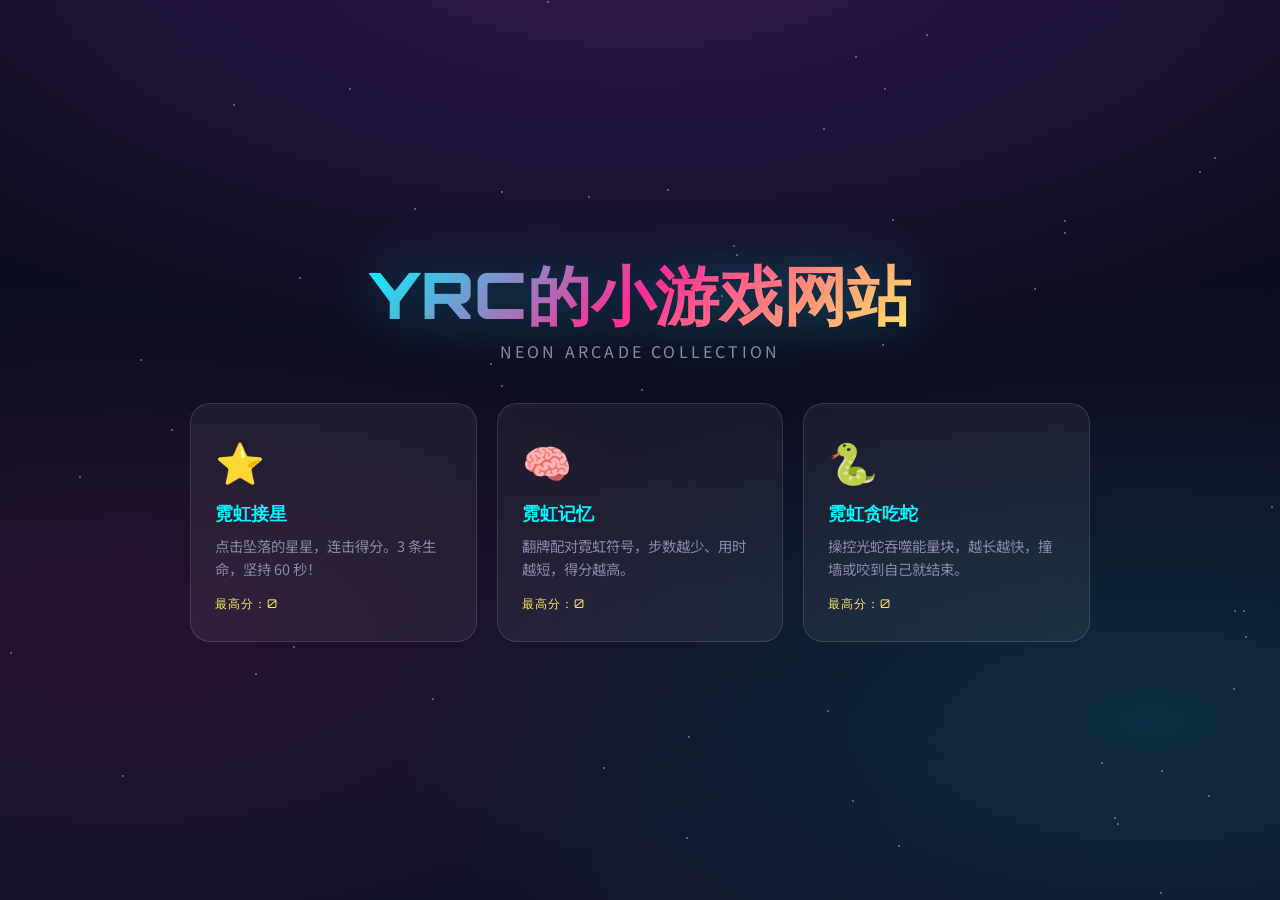
<file: index.html>
<!DOCTYPE html>
<html lang="zh-CN">
<head>
  <meta charset="UTF-8">
  <meta name="viewport" content="width=device-width, initial-scale=1.0">
  <title>霓虹街机 - 游戏大厅</title>
  <link rel="stylesheet" href="css/style.css">
</head>
<body>
  <div class="bg-stars" id="bgStars"></div>

  <main class="page">
    <h1 class="logo">YRC的小游戏网站</h1>
    <p class="subtitle">Neon Arcade Collection</p>

    <div class="hub-grid">
      <a href="star.html" class="game-card">
        <div class="game-card-icon">⭐</div>
        <div class="game-card-title">霓虹接星</div>
        <p class="game-card-desc">点击坠落的星星，连击得分。3 条生命，坚持 60 秒！</p>
        <div class="game-card-score">最高分：<span id="starScore">0</span></div>
      </a>

      <a href="memory.html" class="game-card">
        <div class="game-card-icon">🧠</div>
        <div class="game-card-title">霓虹记忆</div>
        <p class="game-card-desc">翻牌配对霓虹符号，步数越少、用时越短，得分越高。</p>
        <div class="game-card-score">最高分：<span id="memoryScore">0</span></div>
      </a>

      <a href="snake.html" class="game-card">
        <div class="game-card-icon">🐍</div>
        <div class="game-card-title">霓虹贪吃蛇</div>
        <p class="game-card-desc">操控光蛇吞噬能量块，越长越快，撞墙或咬到自己就结束。</p>
        <div class="game-card-score">最高分：<span id="snakeScore">0</span></div>
      </a>
    </div>
  </main>

  <script src="js/storage.js"></script>
  <script>
    document.getElementById('starScore').textContent = getHighScore('star');
    document.getElementById('memoryScore').textContent = getHighScore('memory');
    document.getElementById('snakeScore').textContent = getHighScore('snake');

    const container = document.getElementById('bgStars');
    for (let i = 0; i < 60; i++) {
      const star = document.createElement('span');
      star.style.left = Math.random() * 100 + '%';
      star.style.top = Math.random() * 100 + '%';
      star.style.animationDelay = Math.random() * 3 + 's';
      container.appendChild(star);
    }
  </script>
</body>
</html>
</file>
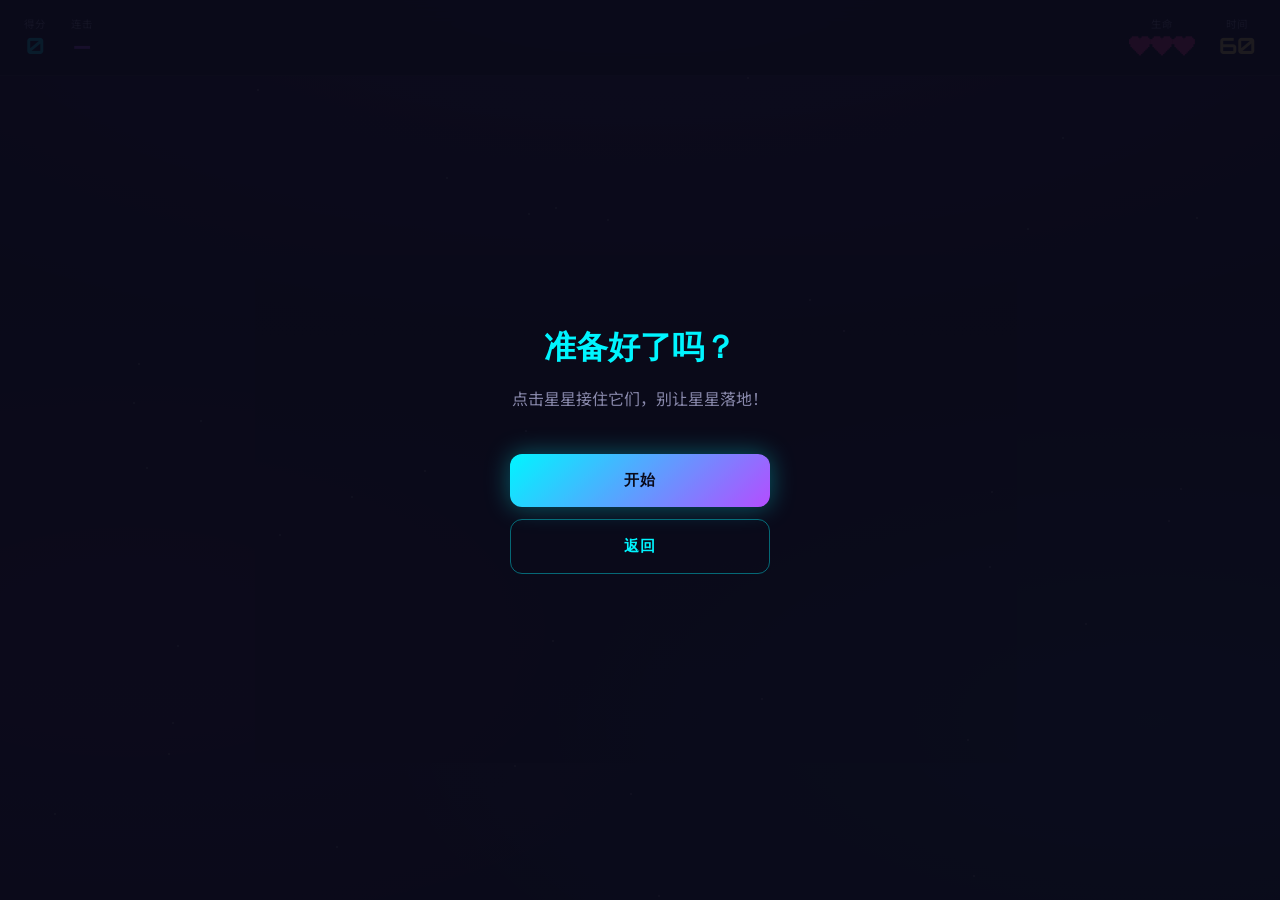
<file: game.html>
<!DOCTYPE html>
<html lang="zh-CN">
<head>
  <meta charset="UTF-8">
  <meta name="viewport" content="width=device-width, initial-scale=1.0">
  <title>霓虹接星 - 游戏中</title>
  <link rel="stylesheet" href="css/style.css">
</head>
<body>
  <div class="bg-stars" id="bgStars"></div>

  <header class="game-header">
    <div class="stat-group">
      <div class="stat">
        <div class="stat-label">得分</div>
        <div class="stat-value score" id="scoreValue">0</div>
      </div>
      <div class="stat">
        <div class="stat-label">连击</div>
        <div class="stat-value combo" id="comboValue">—</div>
      </div>
    </div>
    <div class="stat-group">
      <div class="stat">
        <div class="stat-label">生命</div>
        <div class="stat-value lives" id="livesValue">❤❤❤</div>
      </div>
      <div class="stat">
        <div class="stat-label">时间</div>
        <div class="stat-value time" id="timeValue">60</div>
      </div>
    </div>
  </header>

  <div class="game-area" id="gameArea"></div>

  <div class="combo-banner" id="comboBanner"></div>

  <div class="game-overlay visible" id="startOverlay">
    <h2 style="font-family: Orbitron, sans-serif; color: var(--neon-cyan); font-size: 2rem;">准备好了吗？</h2>
    <p>点击星星接住它们，别让星星落地！</p>
    <button class="btn btn-primary" id="startBtn" style="max-width: 260px;">开始</button>
    <a href="star.html" class="btn btn-secondary" style="max-width: 260px;">返回</a>
  </div>

  <div class="game-overlay" id="pauseOverlay">
    <h2>游戏暂停</h2>
    <p>按 Esc 或点击继续</p>
    <button class="btn btn-primary" id="resumeBtn" style="max-width: 260px;">继续游戏</button>
    <button class="btn btn-danger" id="quitBtn" style="max-width: 260px;">退出</button>
  </div>

  <script src="js/storage.js"></script>
  <script src="js/game.js"></script>
  <script>
    const container = document.getElementById('bgStars');
    for (let i = 0; i < 40; i++) {
      const star = document.createElement('span');
      star.style.left = Math.random() * 100 + '%';
      star.style.top = Math.random() * 100 + '%';
      star.style.animationDelay = Math.random() * 3 + 's';
      container.appendChild(star);
    }
  </script>
</body>
</html>
</file>
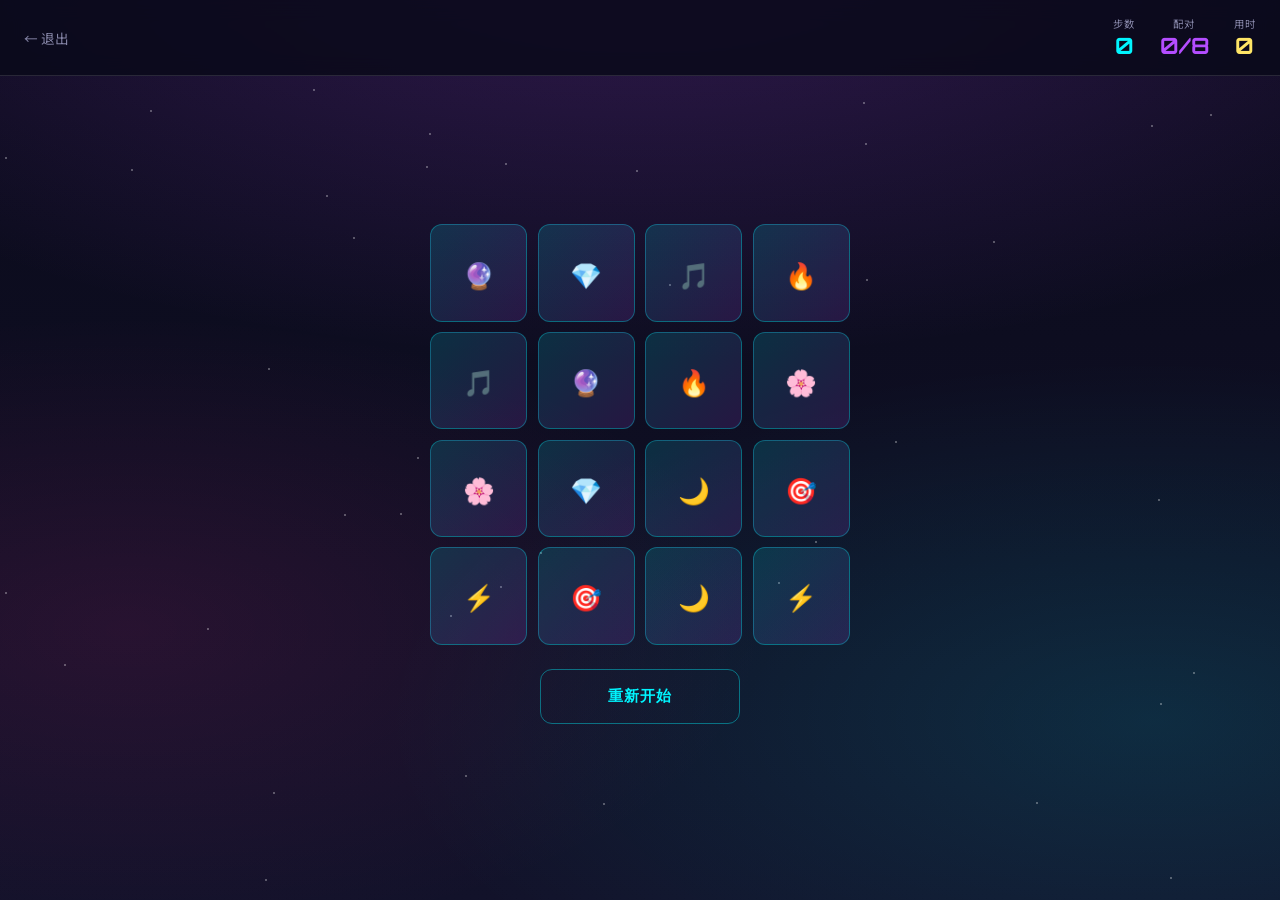
<file: memory-play.html>
<!DOCTYPE html>
<html lang="zh-CN">
<head>
  <meta charset="UTF-8">
  <meta name="viewport" content="width=device-width, initial-scale=1.0">
  <title>霓虹记忆 - 游戏中</title>
  <link rel="stylesheet" href="css/style.css">
</head>
<body>
  <div class="bg-stars" id="bgStars"></div>

  <header class="game-header">
    <a href="memory.html" style="color: var(--text-dim); text-decoration: none; font-size: 0.85rem;">← 退出</a>
    <div class="stat-group">
      <div class="stat">
        <div class="stat-label">步数</div>
        <div class="stat-value score" id="movesValue">0</div>
      </div>
      <div class="stat">
        <div class="stat-label">配对</div>
        <div class="stat-value combo" id="pairsValue">0/8</div>
      </div>
      <div class="stat">
        <div class="stat-label">用时</div>
        <div class="stat-value time" id="timeValue">0</div>
      </div>
    </div>
  </header>

  <main class="page memory-page">
    <div class="memory-board" id="memoryBoard"></div>
    <button class="btn btn-secondary" id="restartBtn" style="max-width: 200px; margin-top: 1.5rem;">重新开始</button>
  </main>

  <script src="js/storage.js"></script>
  <script src="js/memory.js"></script>
  <script>
    const container = document.getElementById('bgStars');
    for (let i = 0; i < 40; i++) {
      const star = document.createElement('span');
      star.style.left = Math.random() * 100 + '%';
      star.style.top = Math.random() * 100 + '%';
      star.style.animationDelay = Math.random() * 3 + 's';
      container.appendChild(star);
    }
  </script>
</body>
</html>
</file>
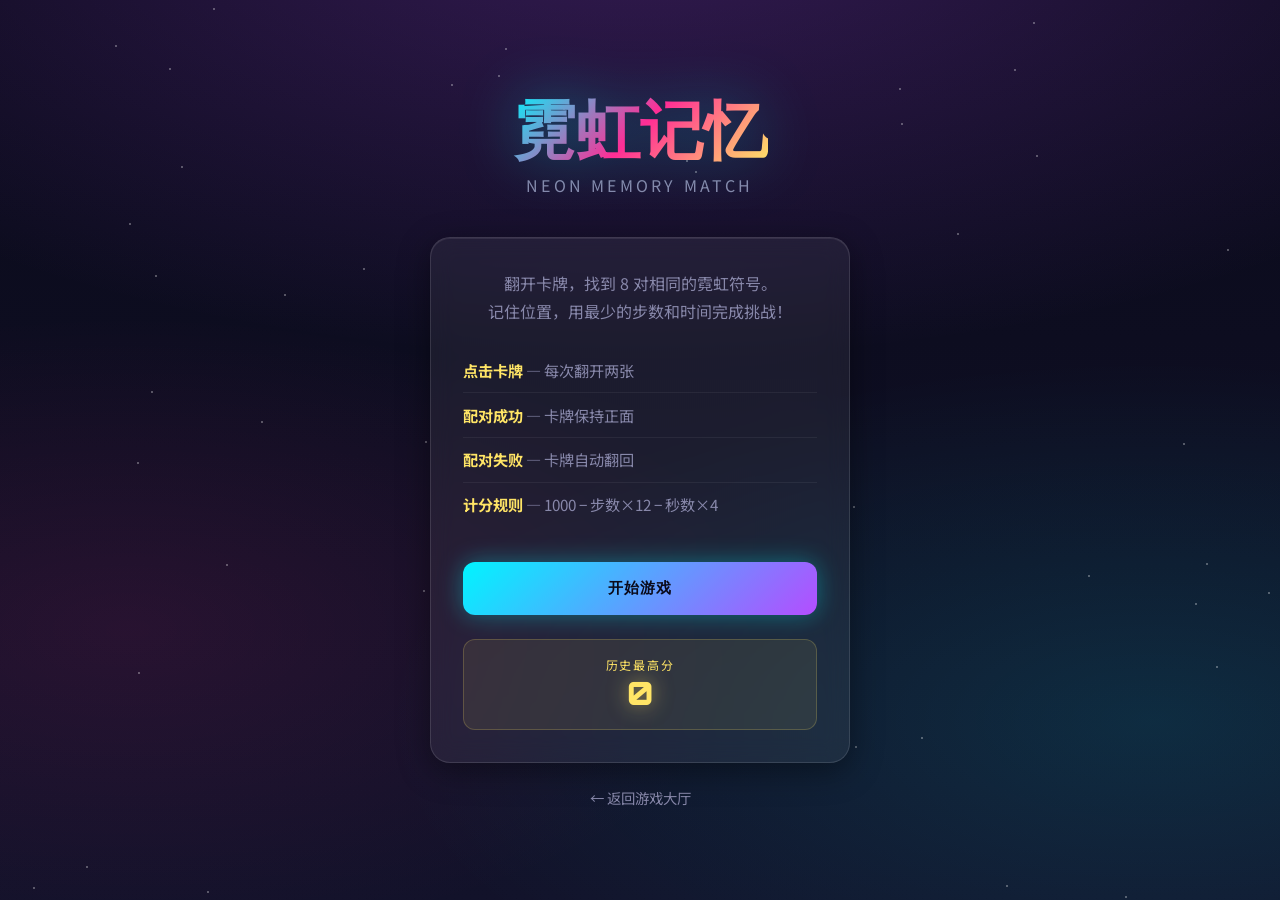
<file: memory-result.html>
<!DOCTYPE html>
<html lang="zh-CN">
<head>
  <meta charset="UTF-8">
  <meta name="viewport" content="width=device-width, initial-scale=1.0">
  <title>霓虹记忆 - 结算</title>
  <link rel="stylesheet" href="css/style.css">
</head>
<body>
  <div class="bg-stars" id="bgStars"></div>

  <main class="page">
    <div class="card">
      <div class="result-icon" id="resultIcon">🧠</div>
      <h2 style="font-family: Orbitron, sans-serif; text-align: center; color: var(--neon-purple); margin-bottom: 0.25rem;">挑战完成</h2>

      <div class="new-record" id="newRecord">🏆 新纪录！</div>

      <div class="result-score" id="finalScore">0</div>
      <p class="rank-text">你的称号：<span id="rankText">记忆新手</span></p>

      <div class="result-grid">
        <div class="result-item">
          <div class="label">步数</div>
          <div class="value" id="movesCount" style="color: var(--neon-cyan);">0</div>
        </div>
        <div class="result-item">
          <div class="label">用时</div>
          <div class="value" id="timeCount" style="color: var(--neon-yellow);">0s</div>
        </div>
        <div class="result-item" style="grid-column: span 2;">
          <div class="label">历史最高</div>
          <div class="value" id="highScore" style="color: var(--neon-pink);">0</div>
        </div>
      </div>

      <a href="memory-play.html" class="btn btn-primary">再来一局</a>
      <a href="memory.html" class="btn btn-secondary">返回首页</a>
      <a href="index.html" class="btn btn-secondary">游戏大厅</a>
    </div>
  </main>

  <script src="js/storage.js"></script>
  <script>
    const result = getSessionResult('memory');
    if (!result) {
      window.location.href = 'memory.html';
    } else {
      document.getElementById('finalScore').textContent = result.score;
      document.getElementById('movesCount').textContent = result.moves;
      document.getElementById('timeCount').textContent = result.time + 's';
      document.getElementById('highScore').textContent = getHighScore('memory');
      document.getElementById('rankText').textContent = result.rank;
      if (result.isNewRecord) {
        document.getElementById('newRecord').classList.add('show');
        document.getElementById('resultIcon').textContent = '🏆';
      }
    }

    const container = document.getElementById('bgStars');
    for (let i = 0; i < 50; i++) {
      const star = document.createElement('span');
      star.style.left = Math.random() * 100 + '%';
      star.style.top = Math.random() * 100 + '%';
      star.style.animationDelay = Math.random() * 3 + 's';
      container.appendChild(star);
    }
  </script>
</body>
</html>
</file>
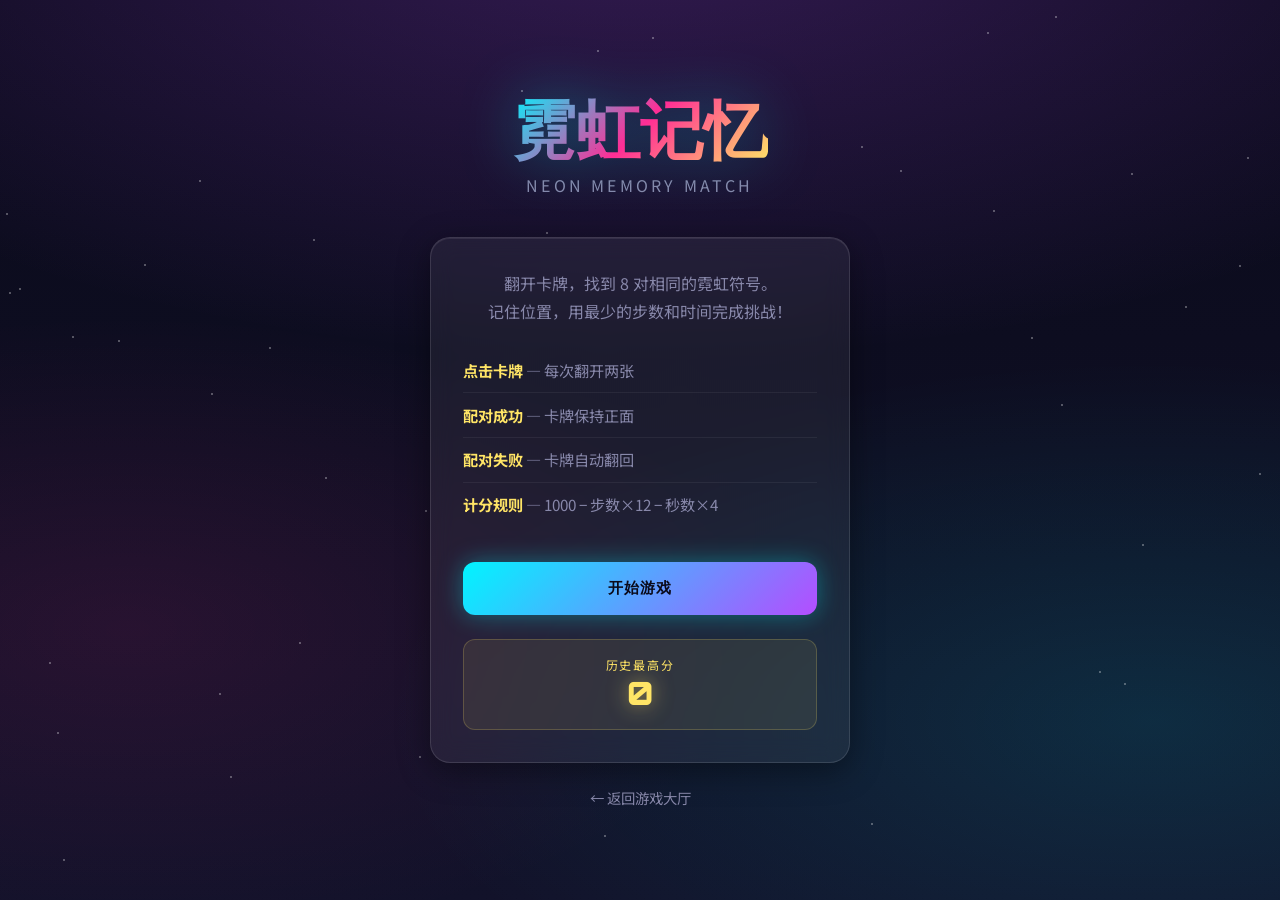
<file: memory.html>
<!DOCTYPE html>
<html lang="zh-CN">
<head>
  <meta charset="UTF-8">
  <meta name="viewport" content="width=device-width, initial-scale=1.0">
  <title>霓虹记忆 - 首页</title>
  <link rel="stylesheet" href="css/style.css">
</head>
<body>
  <div class="bg-stars" id="bgStars"></div>

  <main class="page">
    <h1 class="logo">霓虹记忆</h1>
    <p class="subtitle">Neon Memory Match</p>

    <div class="card">
      <p style="color: var(--text-dim); text-align: center; line-height: 1.7; margin-bottom: 0.5rem;">
        翻开卡牌，找到 8 对相同的霓虹符号。<br>
        记住位置，用最少的步数和时间完成挑战！
      </p>

      <ul class="rules-list">
        <li><strong>点击卡牌</strong> — 每次翻开两张</li>
        <li><strong>配对成功</strong> — 卡牌保持正面</li>
        <li><strong>配对失败</strong> — 卡牌自动翻回</li>
        <li><strong>计分规则</strong> — 1000 − 步数×12 − 秒数×4</li>
      </ul>

      <a href="memory-play.html" class="btn btn-primary">开始游戏</a>

      <div class="high-score-box">
        <div class="high-score-label">历史最高分</div>
        <div class="high-score-value" id="highScore">0</div>
      </div>
    </div>

    <a href="index.html" class="back-link">← 返回游戏大厅</a>
  </main>

  <script src="js/storage.js"></script>
  <script>
    document.getElementById('highScore').textContent = getHighScore('memory');

    const container = document.getElementById('bgStars');
    for (let i = 0; i < 50; i++) {
      const star = document.createElement('span');
      star.style.left = Math.random() * 100 + '%';
      star.style.top = Math.random() * 100 + '%';
      star.style.animationDelay = Math.random() * 3 + 's';
      container.appendChild(star);
    }
  </script>
</body>
</html>
</file>
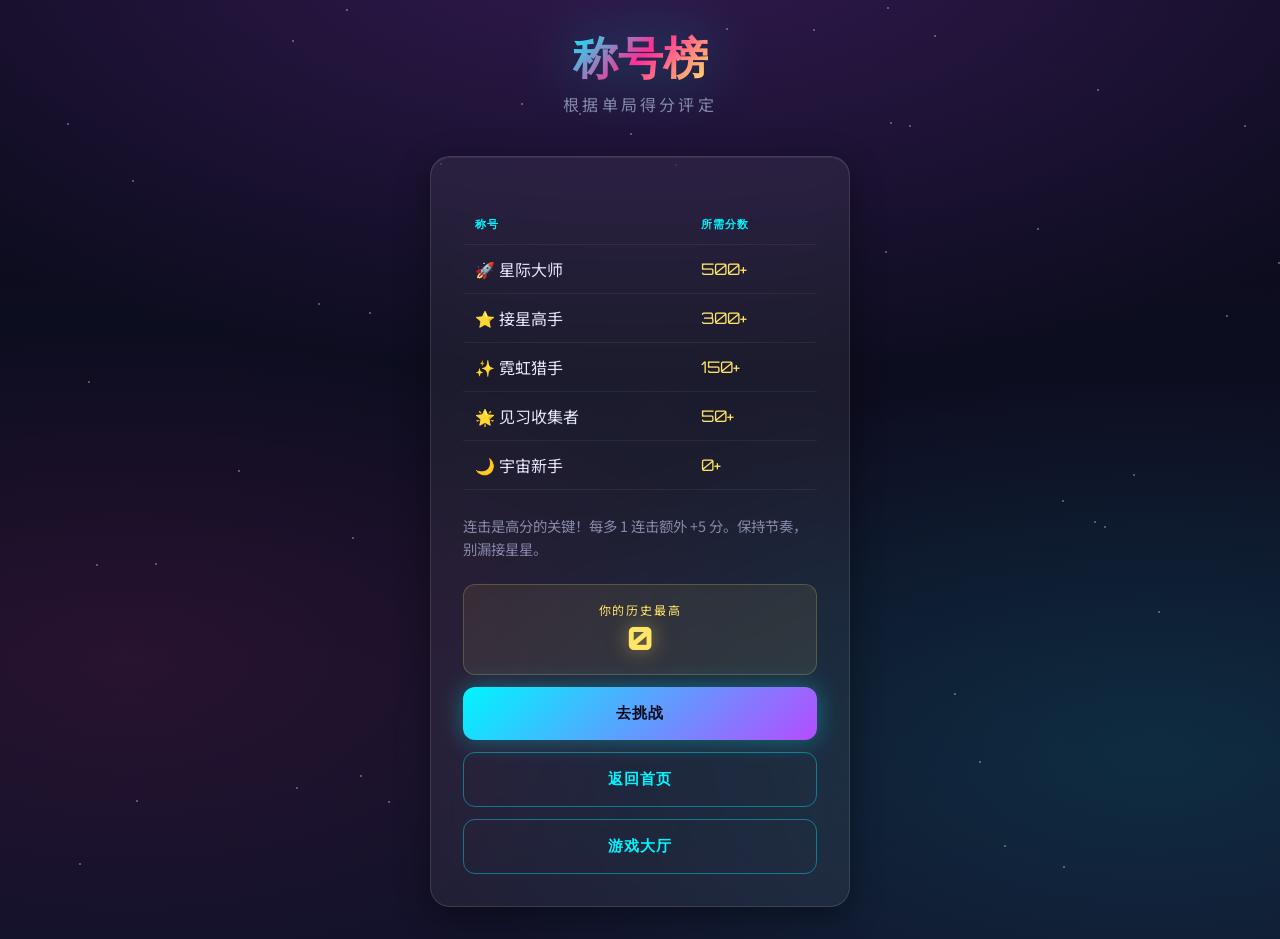
<file: rank.html>
<!DOCTYPE html>
<html lang="zh-CN">
<head>
  <meta charset="UTF-8">
  <meta name="viewport" content="width=device-width, initial-scale=1.0">
  <title>霓虹接星 - 称号说明</title>
  <link rel="stylesheet" href="css/style.css">
  <style>
    .rank-table {
      width: 100%;
      border-collapse: collapse;
      margin: 1rem 0 1.5rem;
    }
    .rank-table th,
    .rank-table td {
      padding: 0.75rem;
      text-align: left;
      border-bottom: 1px solid rgba(255, 255, 255, 0.06);
    }
    .rank-table th {
      font-family: 'Orbitron', sans-serif;
      font-size: 0.7rem;
      letter-spacing: 0.1em;
      color: var(--neon-cyan);
      text-transform: uppercase;
    }
    .rank-table td:last-child {
      font-family: 'Orbitron', sans-serif;
      color: var(--neon-yellow);
    }
    .rank-table tr:hover td {
      background: rgba(255, 255, 255, 0.03);
    }
  </style>
</head>
<body>
  <div class="bg-stars" id="bgStars"></div>

  <main class="page">
    <h1 class="logo" style="font-size: clamp(1.8rem, 6vw, 2.8rem);">称号榜</h1>
    <p class="subtitle">根据单局得分评定</p>

    <div class="card">
      <table class="rank-table">
        <thead>
          <tr>
            <th>称号</th>
            <th>所需分数</th>
          </tr>
        </thead>
        <tbody>
          <tr><td>🚀 星际大师</td><td>500+</td></tr>
          <tr><td>⭐ 接星高手</td><td>300+</td></tr>
          <tr><td>✨ 霓虹猎手</td><td>150+</td></tr>
          <tr><td>🌟 见习收集者</td><td>50+</td></tr>
          <tr><td>🌙 宇宙新手</td><td>0+</td></tr>
        </tbody>
      </table>

      <p style="color: var(--text-dim); font-size: 0.9rem; line-height: 1.6; margin-bottom: 1rem;">
        连击是高分的关键！每多 1 连击额外 +5 分。保持节奏，别漏接星星。
      </p>

      <div class="high-score-box">
        <div class="high-score-label">你的历史最高</div>
        <div class="high-score-value" id="highScore">0</div>
      </div>

      <a href="game.html" class="btn btn-primary">去挑战</a>
      <a href="star.html" class="btn btn-secondary">返回首页</a>
      <a href="index.html" class="btn btn-secondary">游戏大厅</a>
    </div>
  </main>

  <script src="js/storage.js"></script>
  <script>
    document.getElementById('highScore').textContent = getHighScore('star');

    const container = document.getElementById('bgStars');
    for (let i = 0; i < 50; i++) {
      const star = document.createElement('span');
      star.style.left = Math.random() * 100 + '%';
      star.style.top = Math.random() * 100 + '%';
      star.style.animationDelay = Math.random() * 3 + 's';
      container.appendChild(star);
    }
  </script>
</body>
</html>
</file>
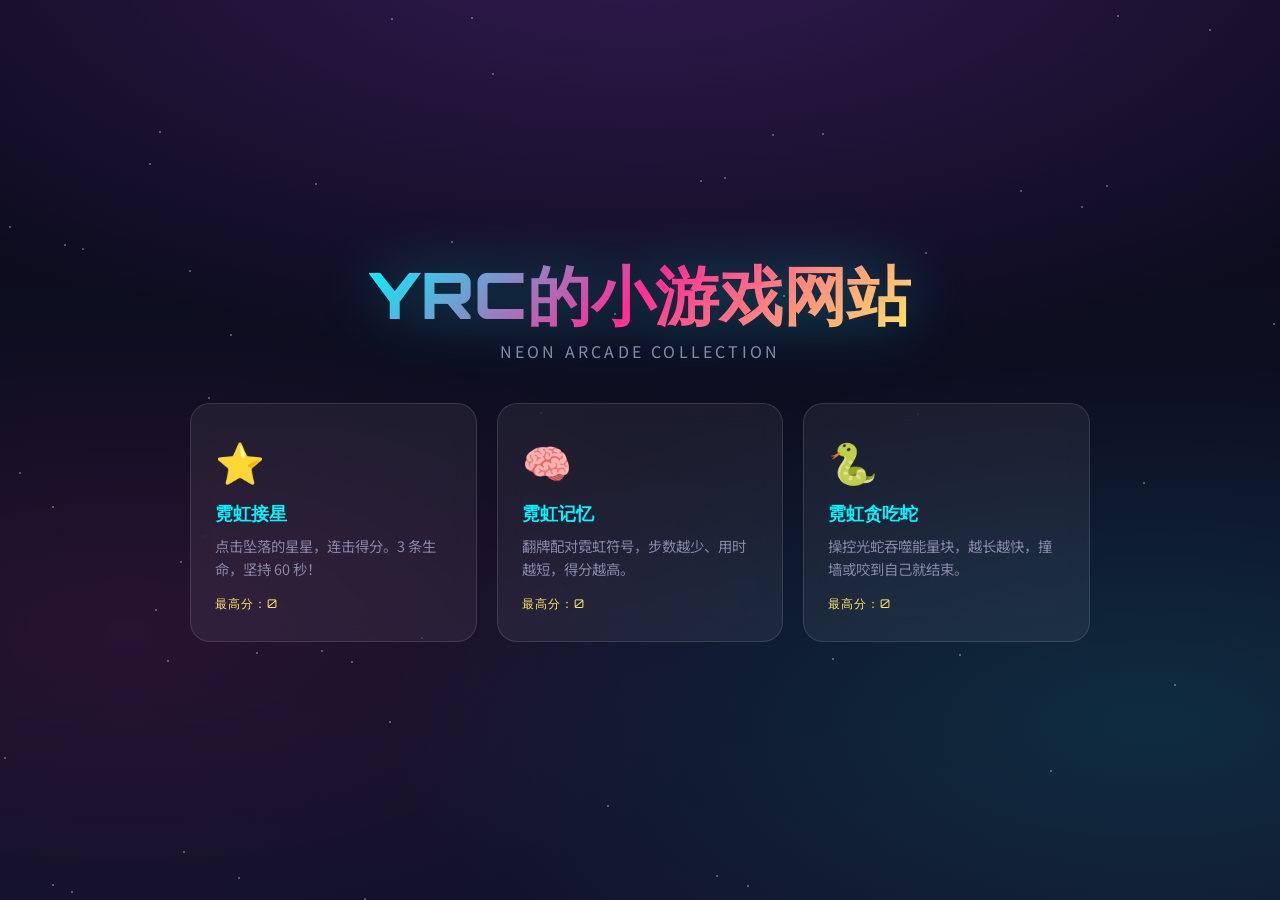
<file: result.html>
<!DOCTYPE html>
<html lang="zh-CN">
<head>
  <meta charset="UTF-8">
  <meta name="viewport" content="width=device-width, initial-scale=1.0">
  <title>霓虹接星 - 结算</title>
  <link rel="stylesheet" href="css/style.css">
</head>
<body>
  <div class="bg-stars" id="bgStars"></div>

  <main class="page">
    <div class="card">
      <div class="result-icon" id="resultIcon">🌟</div>
      <h2 style="font-family: Orbitron, sans-serif; text-align: center; color: var(--neon-pink); margin-bottom: 0.25rem;">游戏结束</h2>

      <div class="new-record" id="newRecord">🏆 新纪录！恭喜你！</div>

      <div class="result-score" id="finalScore">0</div>

      <p class="rank-text">你的称号：<span id="rankText">宇宙新手</span></p>

      <div class="result-grid">
        <div class="result-item">
          <div class="label">接住</div>
          <div class="value" id="caughtCount" style="color: var(--neon-cyan);">0</div>
        </div>
        <div class="result-item">
          <div class="label">漏接</div>
          <div class="value" id="missedCount" style="color: var(--neon-pink);">0</div>
        </div>
        <div class="result-item">
          <div class="label">最高连击</div>
          <div class="value" id="maxCombo" style="color: var(--neon-purple);">0</div>
        </div>
        <div class="result-item">
          <div class="label">历史最高</div>
          <div class="value" id="highScore" style="color: var(--neon-yellow);">0</div>
        </div>
      </div>

      <a href="game.html" class="btn btn-primary">再来一局</a>
      <a href="star.html" class="btn btn-secondary">返回首页</a>
      <a href="index.html" class="btn btn-secondary">游戏大厅</a>
    </div>
  </main>

  <script src="js/storage.js"></script>
  <script>
    const result = getSessionResult('star');

    if (!result) {
      window.location.href = 'index.html';
    } else {
      document.getElementById('finalScore').textContent = result.score;
      document.getElementById('caughtCount').textContent = result.caught;
      document.getElementById('missedCount').textContent = result.missed;
      document.getElementById('maxCombo').textContent = result.maxCombo;
      document.getElementById('highScore').textContent = getHighScore('star');
      document.getElementById('rankText').textContent = result.rank;

      if (result.isNewRecord) {
        document.getElementById('newRecord').classList.add('show');
        document.getElementById('resultIcon').textContent = '🏆';
      }

      if (result.score >= 300) {
        document.getElementById('resultIcon').textContent = '🚀';
      } else if (result.score >= 150) {
        document.getElementById('resultIcon').textContent = '⭐';
      }
    }

    const container = document.getElementById('bgStars');
    for (let i = 0; i < 50; i++) {
      const star = document.createElement('span');
      star.style.left = Math.random() * 100 + '%';
      star.style.top = Math.random() * 100 + '%';
      star.style.animationDelay = Math.random() * 3 + 's';
      container.appendChild(star);
    }
  </script>
</body>
</html>
</file>
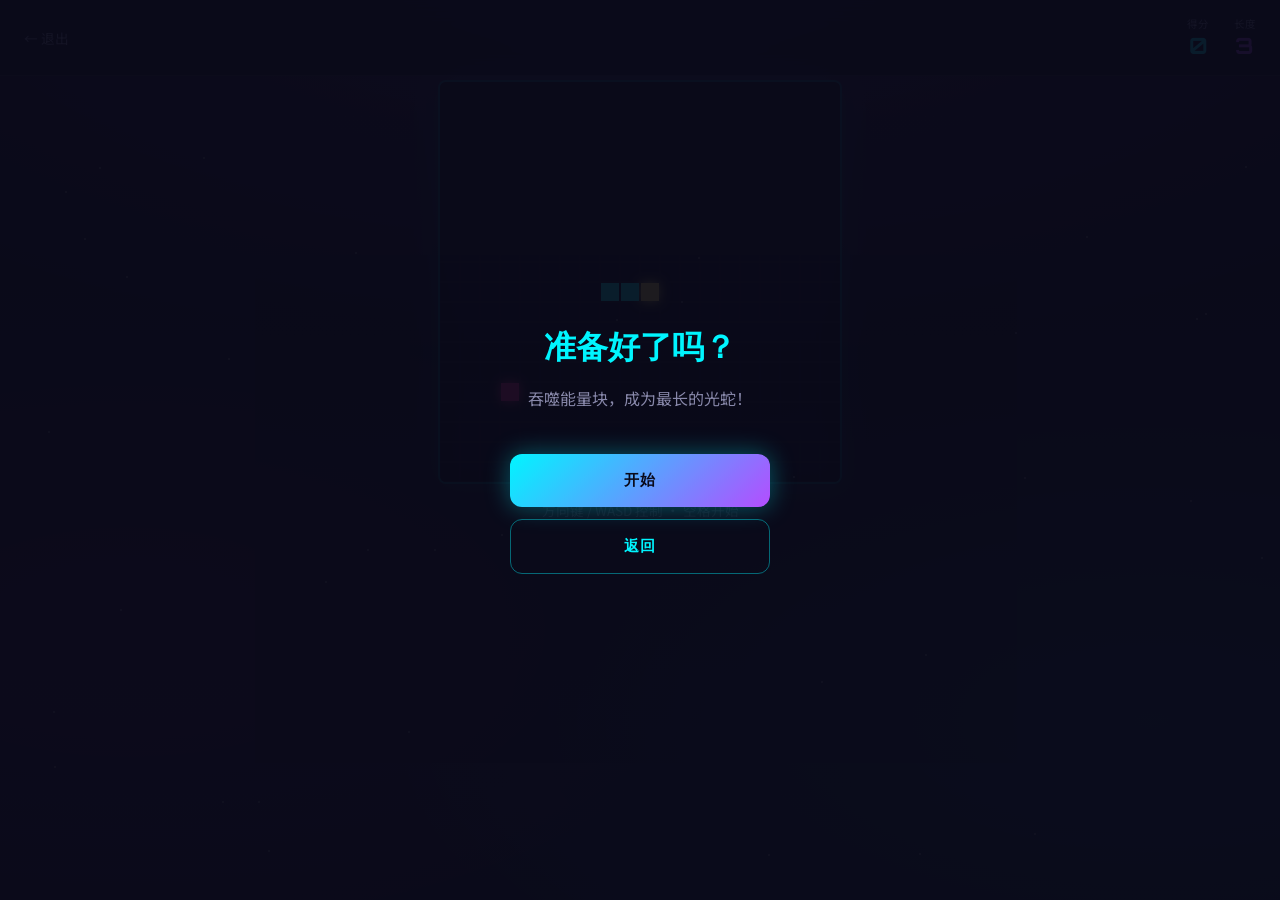
<file: snake-play.html>
<!DOCTYPE html>
<html lang="zh-CN">
<head>
  <meta charset="UTF-8">
  <meta name="viewport" content="width=device-width, initial-scale=1.0">
  <title>霓虹贪吃蛇 - 游戏中</title>
  <link rel="stylesheet" href="css/style.css">
</head>
<body>
  <div class="bg-stars" id="bgStars"></div>

  <header class="game-header">
    <a href="snake.html" style="color: var(--text-dim); text-decoration: none; font-size: 0.85rem;">← 退出</a>
    <div class="stat-group">
      <div class="stat">
        <div class="stat-label">得分</div>
        <div class="stat-value score" id="scoreValue">0</div>
      </div>
      <div class="stat">
        <div class="stat-label">长度</div>
        <div class="stat-value combo" id="lengthValue">3</div>
      </div>
    </div>
  </header>

  <main class="snake-wrap">
    <canvas id="snakeCanvas" class="snake-canvas"></canvas>
    <p class="snake-controls">方向键 / WASD 控制 · 空格开始</p>

    <div class="snake-mobile-pad">
      <span class="empty"></span>
      <button id="padUp" type="button">▲</button>
      <span class="empty"></span>
      <button id="padLeft" type="button">◀</button>
      <span class="empty"></span>
      <button id="padRight" type="button">▶</button>
      <span class="empty"></span>
      <button id="padDown" type="button">▼</button>
      <span class="empty"></span>
    </div>
  </main>

  <div class="game-overlay visible" id="startOverlay">
    <h2 style="font-family: Orbitron, sans-serif; color: var(--neon-cyan); font-size: 2rem;">准备好了吗？</h2>
    <p>吞噬能量块，成为最长的光蛇！</p>
    <button class="btn btn-primary" id="startBtn" style="max-width: 260px;">开始</button>
    <a href="snake.html" class="btn btn-secondary" style="max-width: 260px;">返回</a>
  </div>

  <script src="js/storage.js"></script>
  <script src="js/snake.js"></script>
  <script>
    const container = document.getElementById('bgStars');
    for (let i = 0; i < 40; i++) {
      const star = document.createElement('span');
      star.style.left = Math.random() * 100 + '%';
      star.style.top = Math.random() * 100 + '%';
      star.style.animationDelay = Math.random() * 3 + 's';
      container.appendChild(star);
    }
  </script>
</body>
</html>
</file>
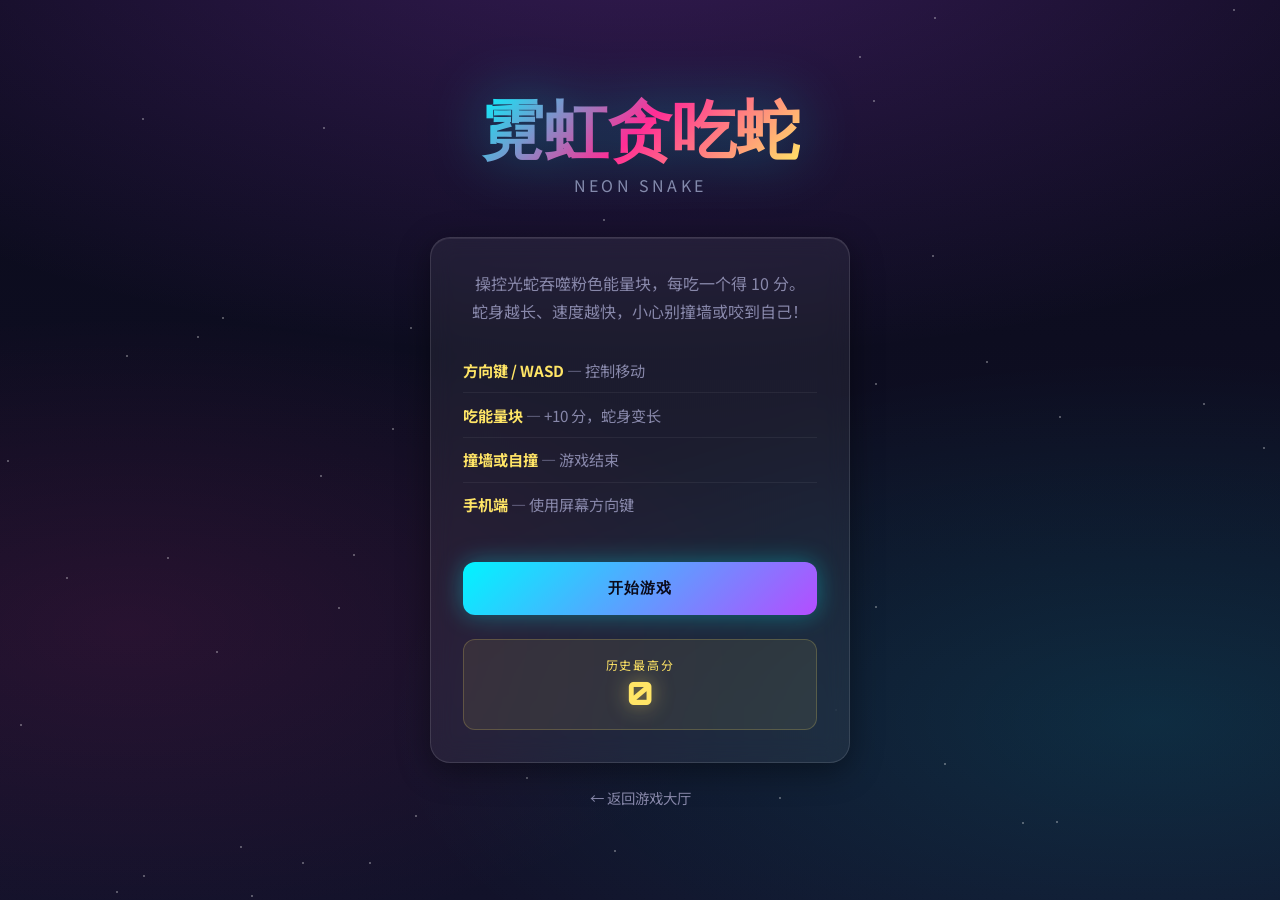
<file: snake-result.html>
<!DOCTYPE html>
<html lang="zh-CN">
<head>
  <meta charset="UTF-8">
  <meta name="viewport" content="width=device-width, initial-scale=1.0">
  <title>霓虹贪吃蛇 - 结算</title>
  <link rel="stylesheet" href="css/style.css">
</head>
<body>
  <div class="bg-stars" id="bgStars"></div>

  <main class="page">
    <div class="card">
      <div class="result-icon" id="resultIcon">🐍</div>
      <h2 style="font-family: Orbitron, sans-serif; text-align: center; color: var(--neon-pink); margin-bottom: 0.25rem;">游戏结束</h2>

      <div class="new-record" id="newRecord">🏆 新纪录！</div>

      <div class="result-score" id="finalScore">0</div>
      <p class="rank-text">你的称号：<span id="rankText">蛋仔</span></p>

      <div class="result-grid">
        <div class="result-item">
          <div class="label">蛇身长度</div>
          <div class="value" id="lengthCount" style="color: var(--neon-cyan);">0</div>
        </div>
        <div class="result-item">
          <div class="label">历史最高</div>
          <div class="value" id="highScore" style="color: var(--neon-yellow);">0</div>
        </div>
      </div>

      <a href="snake-play.html" class="btn btn-primary">再来一局</a>
      <a href="snake.html" class="btn btn-secondary">返回首页</a>
      <a href="index.html" class="btn btn-secondary">游戏大厅</a>
    </div>
  </main>

  <script src="js/storage.js"></script>
  <script>
    const result = getSessionResult('snake');
    if (!result) {
      window.location.href = 'snake.html';
    } else {
      document.getElementById('finalScore').textContent = result.score;
      document.getElementById('lengthCount').textContent = result.length;
      document.getElementById('highScore').textContent = getHighScore('snake');
      document.getElementById('rankText').textContent = result.rank;
      if (result.isNewRecord) {
        document.getElementById('newRecord').classList.add('show');
        document.getElementById('resultIcon').textContent = '🏆';
      }
      if (result.score >= 120) document.getElementById('resultIcon').textContent = '🚀';
    }

    const container = document.getElementById('bgStars');
    for (let i = 0; i < 50; i++) {
      const star = document.createElement('span');
      star.style.left = Math.random() * 100 + '%';
      star.style.top = Math.random() * 100 + '%';
      star.style.animationDelay = Math.random() * 3 + 's';
      container.appendChild(star);
    }
  </script>
</body>
</html>
</file>
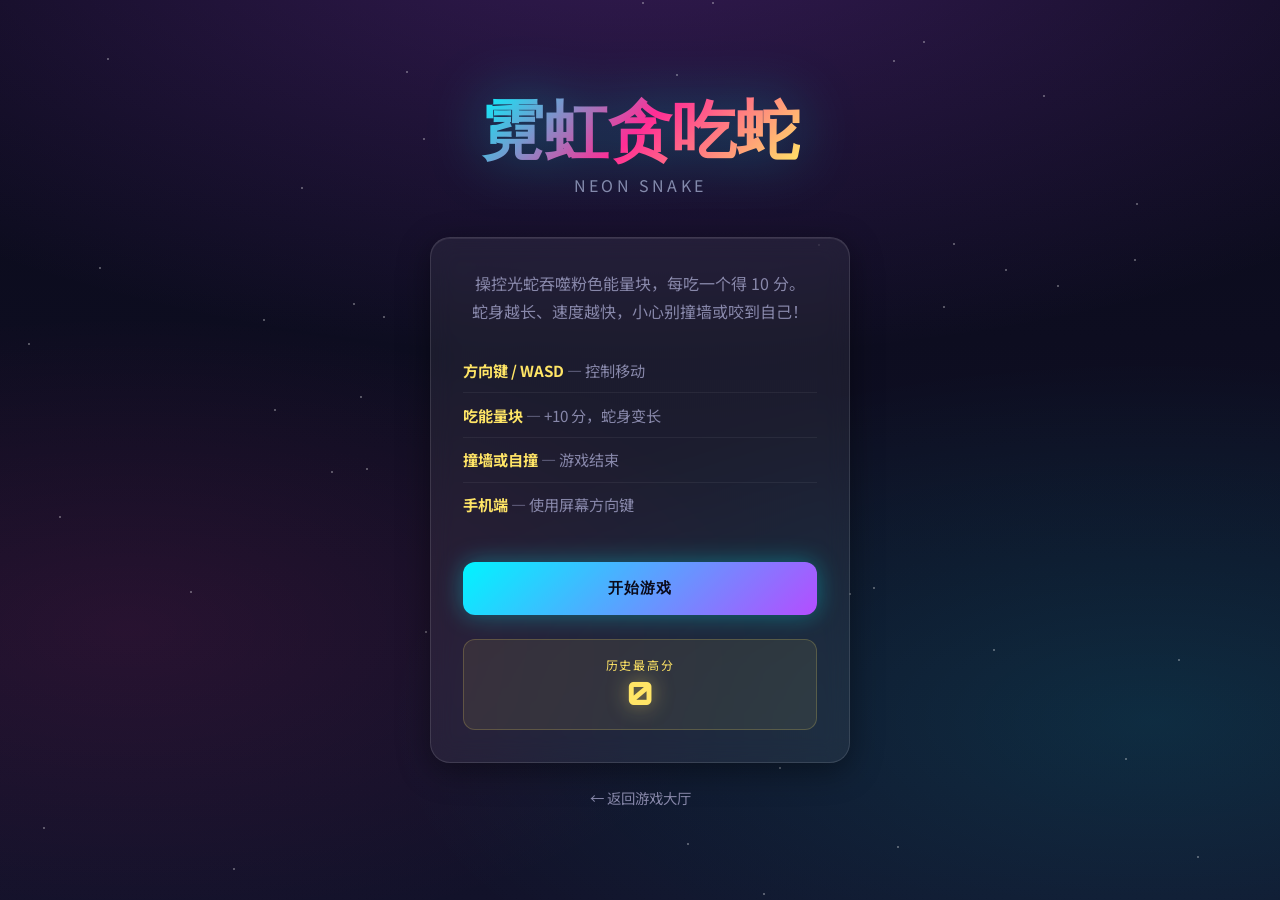
<file: snake.html>
<!DOCTYPE html>
<html lang="zh-CN">
<head>
  <meta charset="UTF-8">
  <meta name="viewport" content="width=device-width, initial-scale=1.0">
  <title>霓虹贪吃蛇 - 首页</title>
  <link rel="stylesheet" href="css/style.css">
</head>
<body>
  <div class="bg-stars" id="bgStars"></div>

  <main class="page">
    <h1 class="logo">霓虹贪吃蛇</h1>
    <p class="subtitle">Neon Snake</p>

    <div class="card">
      <p style="color: var(--text-dim); text-align: center; line-height: 1.7; margin-bottom: 0.5rem;">
        操控光蛇吞噬粉色能量块，每吃一个得 10 分。<br>
        蛇身越长、速度越快，小心别撞墙或咬到自己！
      </p>

      <ul class="rules-list">
        <li><strong>方向键 / WASD</strong> — 控制移动</li>
        <li><strong>吃能量块</strong> — +10 分，蛇身变长</li>
        <li><strong>撞墙或自撞</strong> — 游戏结束</li>
        <li><strong>手机端</strong> — 使用屏幕方向键</li>
      </ul>

      <a href="snake-play.html" class="btn btn-primary">开始游戏</a>

      <div class="high-score-box">
        <div class="high-score-label">历史最高分</div>
        <div class="high-score-value" id="highScore">0</div>
      </div>
    </div>

    <a href="index.html" class="back-link">← 返回游戏大厅</a>
  </main>

  <script src="js/storage.js"></script>
  <script>
    document.getElementById('highScore').textContent = getHighScore('snake');

    const container = document.getElementById('bgStars');
    for (let i = 0; i < 50; i++) {
      const star = document.createElement('span');
      star.style.left = Math.random() * 100 + '%';
      star.style.top = Math.random() * 100 + '%';
      star.style.animationDelay = Math.random() * 3 + 's';
      container.appendChild(star);
    }
  </script>
</body>
</html>
</file>
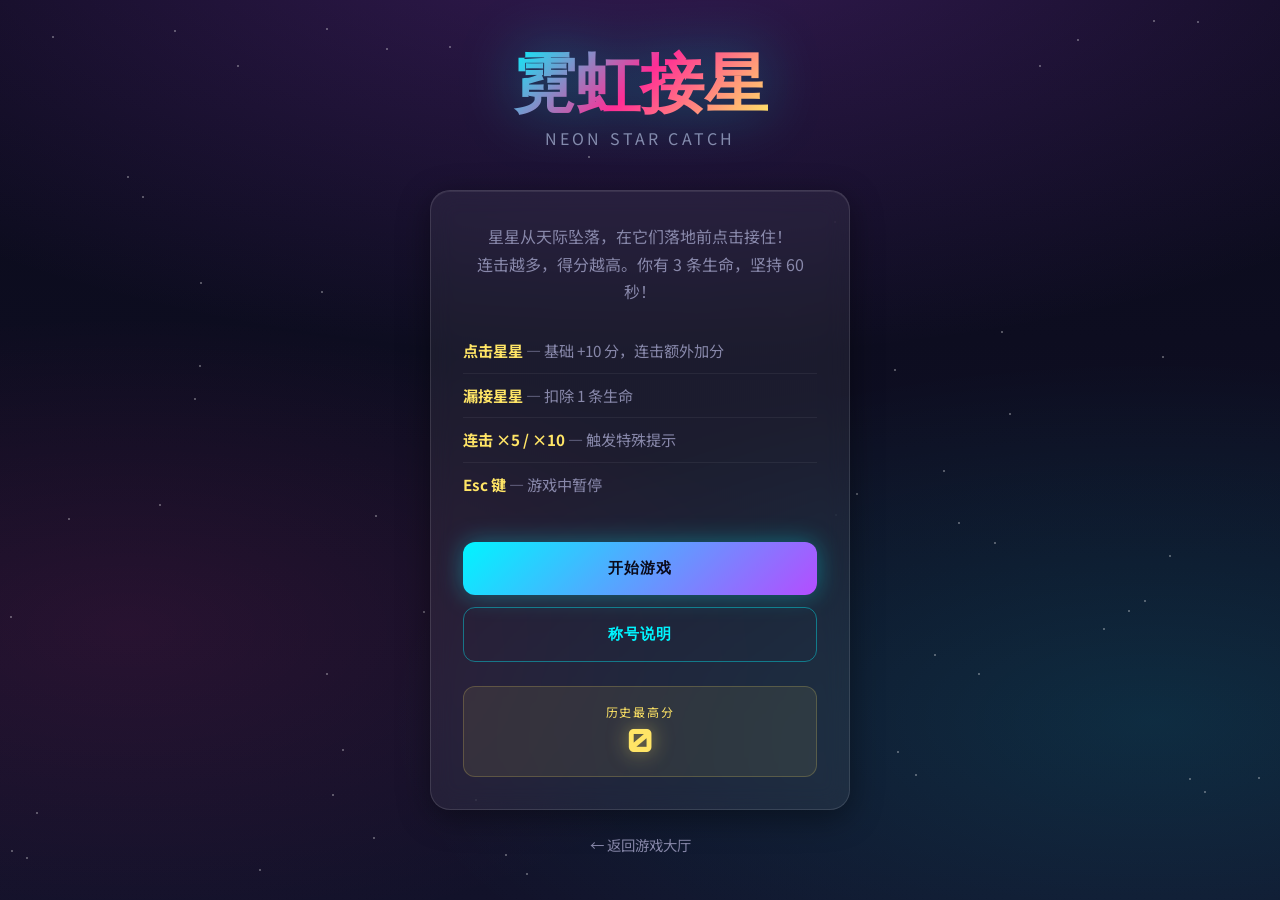
<file: star.html>
<!DOCTYPE html>
<html lang="zh-CN">
<head>
  <meta charset="UTF-8">
  <meta name="viewport" content="width=device-width, initial-scale=1.0">
  <title>霓虹接星 - 首页</title>
  <link rel="stylesheet" href="css/style.css">
</head>
<body>
  <div class="bg-stars" id="bgStars"></div>

  <main class="page">
    <h1 class="logo">霓虹接星</h1>
    <p class="subtitle">Neon Star Catch</p>

    <div class="card">
      <p style="color: var(--text-dim); text-align: center; line-height: 1.7; margin-bottom: 0.5rem;">
        星星从天际坠落，在它们落地前点击接住！<br>
        连击越多，得分越高。你有 3 条生命，坚持 60 秒！
      </p>

      <ul class="rules-list">
        <li><strong>点击星星</strong> — 基础 +10 分，连击额外加分</li>
        <li><strong>漏接星星</strong> — 扣除 1 条生命</li>
        <li><strong>连击 ×5 / ×10</strong> — 触发特殊提示</li>
        <li><strong>Esc 键</strong> — 游戏中暂停</li>
      </ul>

      <a href="game.html" class="btn btn-primary">开始游戏</a>
      <a href="rank.html" class="btn btn-secondary">称号说明</a>

      <div class="high-score-box">
        <div class="high-score-label">历史最高分</div>
        <div class="high-score-value" id="highScore">0</div>
      </div>
    </div>

    <a href="index.html" class="back-link">← 返回游戏大厅</a>
  </main>

  <script src="js/storage.js"></script>
  <script>
    document.getElementById('highScore').textContent = getHighScore('star');

    const container = document.getElementById('bgStars');
    for (let i = 0; i < 60; i++) {
      const star = document.createElement('span');
      star.style.left = Math.random() * 100 + '%';
      star.style.top = Math.random() * 100 + '%';
      star.style.animationDelay = Math.random() * 3 + 's';
      container.appendChild(star);
    }
  </script>
</body>
</html>
</file>
<file: css/style.css>
@import url('https://fonts.googleapis.com/css2?family=Orbitron:wght@400;700;900&family=Noto+Sans+SC:wght@400;700&display=swap');

:root {
  --bg-deep: #0a0a1a;
  --bg-mid: #12122a;
  --neon-cyan: #00f5ff;
  --neon-pink: #ff2d95;
  --neon-yellow: #ffe566;
  --neon-purple: #b44dff;
  --text: #e8e8ff;
  --text-dim: #8888aa;
  --glass: rgba(255, 255, 255, 0.06);
  --glass-border: rgba(255, 255, 255, 0.12);
}

* {
  margin: 0;
  padding: 0;
  box-sizing: border-box;
}

html, body {
  min-height: 100vh;
  font-family: 'Noto Sans SC', sans-serif;
  color: var(--text);
  background: var(--bg-deep);
  overflow-x: hidden;
}

body {
  background:
    radial-gradient(ellipse 80% 50% at 50% -10%, rgba(180, 77, 255, 0.25), transparent),
    radial-gradient(ellipse 60% 40% at 90% 80%, rgba(0, 245, 255, 0.12), transparent),
    radial-gradient(ellipse 50% 35% at 10% 70%, rgba(255, 45, 149, 0.1), transparent),
    linear-gradient(180deg, var(--bg-deep) 0%, var(--bg-mid) 100%);
}

.bg-stars {
  position: fixed;
  inset: 0;
  pointer-events: none;
  z-index: 0;
  overflow: hidden;
}

.bg-stars span {
  position: absolute;
  width: 2px;
  height: 2px;
  background: white;
  border-radius: 50%;
  opacity: 0.4;
  animation: twinkle 3s ease-in-out infinite;
}

@keyframes twinkle {
  0%, 100% { opacity: 0.2; transform: scale(1); }
  50% { opacity: 0.8; transform: scale(1.5); }
}

.page {
  position: relative;
  z-index: 1;
  min-height: 100vh;
  display: flex;
  flex-direction: column;
  align-items: center;
  justify-content: center;
  padding: 2rem 1.5rem;
}

.logo {
  font-family: 'Orbitron', sans-serif;
  font-weight: 900;
  font-size: clamp(2.2rem, 8vw, 4rem);
  text-align: center;
  line-height: 1.15;
  background: linear-gradient(135deg, var(--neon-cyan), var(--neon-pink), var(--neon-yellow));
  -webkit-background-clip: text;
  -webkit-text-fill-color: transparent;
  background-clip: text;
  filter: drop-shadow(0 0 30px rgba(0, 245, 255, 0.35));
  margin-bottom: 0.5rem;
}

.subtitle {
  color: var(--text-dim);
  font-size: 1rem;
  letter-spacing: 0.2em;
  text-transform: uppercase;
  margin-bottom: 2.5rem;
}

.card {
  background: var(--glass);
  border: 1px solid var(--glass-border);
  border-radius: 20px;
  padding: 2rem;
  backdrop-filter: blur(12px);
  max-width: 420px;
  width: 100%;
  box-shadow:
    0 8px 32px rgba(0, 0, 0, 0.4),
    inset 0 1px 0 rgba(255, 255, 255, 0.08);
}

.btn {
  display: inline-flex;
  align-items: center;
  justify-content: center;
  gap: 0.5rem;
  width: 100%;
  padding: 1rem 1.5rem;
  margin-top: 0.75rem;
  border: none;
  border-radius: 12px;
  font-family: 'Orbitron', sans-serif;
  font-size: 0.95rem;
  font-weight: 700;
  letter-spacing: 0.08em;
  text-decoration: none;
  cursor: pointer;
  transition: transform 0.15s, box-shadow 0.15s, filter 0.15s;
}

.btn:active {
  transform: scale(0.97);
}

.btn-primary {
  background: linear-gradient(135deg, var(--neon-cyan), var(--neon-purple));
  color: #0a0a1a;
  box-shadow: 0 0 24px rgba(0, 245, 255, 0.35);
}

.btn-primary:hover {
  filter: brightness(1.1);
  box-shadow: 0 0 36px rgba(0, 245, 255, 0.5);
}

.btn-secondary {
  background: transparent;
  color: var(--neon-cyan);
  border: 1px solid rgba(0, 245, 255, 0.4);
}

.btn-secondary:hover {
  background: rgba(0, 245, 255, 0.08);
  box-shadow: 0 0 20px rgba(0, 245, 255, 0.2);
}

.btn-danger {
  background: linear-gradient(135deg, var(--neon-pink), #cc0066);
  color: white;
  box-shadow: 0 0 24px rgba(255, 45, 149, 0.35);
}

.rules-list {
  list-style: none;
  margin: 1.5rem 0;
}

.rules-list li {
  padding: 0.65rem 0;
  border-bottom: 1px solid rgba(255, 255, 255, 0.06);
  color: var(--text-dim);
  font-size: 0.95rem;
  line-height: 1.5;
}

.rules-list li:last-child {
  border-bottom: none;
}

.rules-list strong {
  color: var(--neon-yellow);
}

.high-score-box {
  text-align: center;
  margin-top: 1.5rem;
  padding: 1rem;
  border-radius: 12px;
  background: rgba(255, 229, 102, 0.08);
  border: 1px solid rgba(255, 229, 102, 0.2);
}

.high-score-label {
  font-size: 0.75rem;
  letter-spacing: 0.15em;
  color: var(--neon-yellow);
  text-transform: uppercase;
}

.high-score-value {
  font-family: 'Orbitron', sans-serif;
  font-size: 2rem;
  font-weight: 900;
  color: var(--neon-yellow);
  text-shadow: 0 0 20px rgba(255, 229, 102, 0.5);
}

/* Game page */
.game-header {
  position: fixed;
  top: 0;
  left: 0;
  right: 0;
  z-index: 100;
  display: flex;
  justify-content: space-between;
  align-items: center;
  padding: 1rem 1.5rem;
  background: rgba(10, 10, 26, 0.85);
  backdrop-filter: blur(10px);
  border-bottom: 1px solid var(--glass-border);
}

.stat-group {
  display: flex;
  gap: 1.5rem;
}

.stat {
  text-align: center;
}

.stat-label {
  font-size: 0.65rem;
  letter-spacing: 0.12em;
  color: var(--text-dim);
  text-transform: uppercase;
}

.stat-value {
  font-family: 'Orbitron', sans-serif;
  font-size: 1.4rem;
  font-weight: 700;
}

.stat-value.score { color: var(--neon-cyan); }
.stat-value.lives { color: var(--neon-pink); }
.stat-value.time { color: var(--neon-yellow); }
.stat-value.combo { color: var(--neon-purple); }

.game-area {
  position: fixed;
  inset: 0;
  top: 72px;
  cursor: crosshair;
  overflow: hidden;
}

.falling-star {
  position: absolute;
  width: 48px;
  height: 48px;
  cursor: pointer;
  user-select: none;
  transition: transform 0.1s;
  filter: drop-shadow(0 0 8px currentColor);
  animation: starPulse 1.5s ease-in-out infinite;
}

.falling-star:hover {
  transform: scale(1.15);
}

.falling-star svg {
  width: 100%;
  height: 100%;
}

.falling-star.cyan { color: var(--neon-cyan); }
.falling-star.pink { color: var(--neon-pink); }
.falling-star.yellow { color: var(--neon-yellow); }
.falling-star.purple { color: var(--neon-purple); }

@keyframes starPulse {
  0%, 100% { filter: drop-shadow(0 0 8px currentColor); }
  50% { filter: drop-shadow(0 0 16px currentColor); }
}

.catch-burst {
  position: absolute;
  pointer-events: none;
  font-family: 'Orbitron', sans-serif;
  font-weight: 900;
  font-size: 1.2rem;
  color: var(--neon-yellow);
  text-shadow: 0 0 10px var(--neon-yellow);
  animation: burstUp 0.6s ease-out forwards;
  z-index: 50;
}

@keyframes burstUp {
  0% { opacity: 1; transform: translateY(0) scale(1); }
  100% { opacity: 0; transform: translateY(-40px) scale(1.3); }
}

.combo-banner {
  position: fixed;
  top: 50%;
  left: 50%;
  transform: translate(-50%, -50%) scale(0);
  font-family: 'Orbitron', sans-serif;
  font-size: 2.5rem;
  font-weight: 900;
  color: var(--neon-purple);
  text-shadow: 0 0 30px var(--neon-purple);
  pointer-events: none;
  z-index: 200;
  transition: transform 0.2s cubic-bezier(0.34, 1.56, 0.64, 1);
}

.combo-banner.show {
  transform: translate(-50%, -50%) scale(1);
}

.game-overlay {
  position: fixed;
  inset: 0;
  background: rgba(10, 10, 26, 0.92);
  display: flex;
  flex-direction: column;
  align-items: center;
  justify-content: center;
  z-index: 300;
  opacity: 0;
  pointer-events: none;
  transition: opacity 0.3s;
}

.game-overlay.visible {
  opacity: 1;
  pointer-events: auto;
}

.game-overlay h2 {
  font-family: 'Orbitron', sans-serif;
  font-size: 2rem;
  margin-bottom: 1rem;
  color: var(--neon-pink);
}

.game-overlay p {
  color: var(--text-dim);
  margin-bottom: 2rem;
}

/* Result page */
.result-icon {
  font-size: 4rem;
  margin-bottom: 1rem;
  animation: bounce 1s ease infinite;
}

@keyframes bounce {
  0%, 100% { transform: translateY(0); }
  50% { transform: translateY(-10px); }
}

.result-score {
  font-family: 'Orbitron', sans-serif;
  font-size: 3.5rem;
  font-weight: 900;
  background: linear-gradient(135deg, var(--neon-cyan), var(--neon-yellow));
  -webkit-background-clip: text;
  -webkit-text-fill-color: transparent;
  background-clip: text;
  text-align: center;
  margin: 0.5rem 0 1.5rem;
}

.result-grid {
  display: grid;
  grid-template-columns: 1fr 1fr;
  gap: 1rem;
  margin-bottom: 1.5rem;
}

.result-item {
  text-align: center;
  padding: 0.75rem;
  border-radius: 10px;
  background: rgba(255, 255, 255, 0.04);
}

.result-item .label {
  font-size: 0.7rem;
  color: var(--text-dim);
  letter-spacing: 0.1em;
  text-transform: uppercase;
}

.result-item .value {
  font-family: 'Orbitron', sans-serif;
  font-size: 1.3rem;
  font-weight: 700;
  margin-top: 0.25rem;
}

.new-record {
  display: none;
  text-align: center;
  padding: 0.75rem 1rem;
  margin-bottom: 1rem;
  border-radius: 10px;
  background: linear-gradient(135deg, rgba(255, 229, 102, 0.15), rgba(255, 45, 149, 0.15));
  border: 1px solid rgba(255, 229, 102, 0.4);
  color: var(--neon-yellow);
  font-family: 'Orbitron', sans-serif;
  font-size: 0.85rem;
  letter-spacing: 0.1em;
  animation: glow 1.5s ease-in-out infinite;
}

.new-record.show {
  display: block;
}

@keyframes glow {
  0%, 100% { box-shadow: 0 0 10px rgba(255, 229, 102, 0.3); }
  50% { box-shadow: 0 0 25px rgba(255, 229, 102, 0.6); }
}

.rank-text {
  text-align: center;
  color: var(--text-dim);
  margin-bottom: 1.5rem;
  font-size: 1rem;
}

.rank-text span {
  color: var(--neon-pink);
  font-weight: 700;
}

@media (max-width: 480px) {
  .stat-group { gap: 0.75rem; }
  .stat-value { font-size: 1.1rem; }
  .falling-star { width: 40px; height: 40px; }
}

/* Hub */
.hub-grid {
  display: grid;
  grid-template-columns: repeat(auto-fit, minmax(260px, 1fr));
  gap: 1.25rem;
  max-width: 900px;
  width: 100%;
}

.game-card {
  display: block;
  text-decoration: none;
  color: inherit;
  background: var(--glass);
  border: 1px solid var(--glass-border);
  border-radius: 20px;
  padding: 1.75rem 1.5rem;
  backdrop-filter: blur(12px);
  transition: transform 0.2s, box-shadow 0.2s, border-color 0.2s;
}

.game-card:hover {
  transform: translateY(-4px);
  border-color: rgba(0, 245, 255, 0.35);
  box-shadow: 0 12px 40px rgba(0, 245, 255, 0.15);
}

.game-card-icon {
  font-size: 2.5rem;
  margin-bottom: 0.75rem;
}

.game-card-title {
  font-family: 'Orbitron', sans-serif;
  font-size: 1.1rem;
  font-weight: 700;
  margin-bottom: 0.5rem;
  color: var(--neon-cyan);
}

.game-card-desc {
  color: var(--text-dim);
  font-size: 0.9rem;
  line-height: 1.6;
  margin-bottom: 1rem;
}

.game-card-score {
  font-family: 'Orbitron', sans-serif;
  font-size: 0.75rem;
  color: var(--neon-yellow);
  letter-spacing: 0.08em;
}

.back-link {
  display: inline-block;
  margin-top: 1.5rem;
  color: var(--text-dim);
  text-decoration: none;
  font-size: 0.9rem;
  transition: color 0.15s;
}

.back-link:hover {
  color: var(--neon-cyan);
}

/* Memory */
.memory-board {
  display: grid;
  grid-template-columns: repeat(4, 1fr);
  gap: 0.65rem;
  max-width: 420px;
  width: 100%;
  margin: 0 auto;
}

.memory-card {
  aspect-ratio: 1;
  perspective: 600px;
  cursor: pointer;
}

.memory-card-inner {
  position: relative;
  width: 100%;
  height: 100%;
  transition: transform 0.45s cubic-bezier(0.4, 0, 0.2, 1);
  transform-style: preserve-3d;
}

.memory-card.flipped .memory-card-inner,
.memory-card.matched .memory-card-inner {
  transform: rotateY(180deg);
}

.memory-card.matched .memory-card-front {
  border-color: rgba(255, 229, 102, 0.5);
  box-shadow: 0 0 16px rgba(255, 229, 102, 0.3);
}

.memory-card-front,
.memory-card-back {
  position: absolute;
  inset: 0;
  border-radius: 12px;
  backface-visibility: hidden;
  display: flex;
  align-items: center;
  justify-content: center;
}

.memory-card-front {
  background: linear-gradient(135deg, rgba(0, 245, 255, 0.15), rgba(180, 77, 255, 0.15));
  border: 1px solid rgba(0, 245, 255, 0.3);
  font-size: 1.6rem;
}

.memory-card-back {
  background: rgba(255, 255, 255, 0.04);
  border: 1px solid var(--glass-border);
  transform: rotateY(180deg);
  font-family: 'Orbitron', sans-serif;
  font-size: 1.4rem;
  font-weight: 700;
  color: var(--neon-pink);
}

.memory-card.disabled {
  pointer-events: none;
}

.memory-page {
  padding-top: 5rem;
  padding-bottom: 2rem;
}

/* Snake */
.snake-wrap {
  display: flex;
  flex-direction: column;
  align-items: center;
  gap: 1rem;
  padding-top: 5rem;
  padding-bottom: 2rem;
}

.snake-canvas {
  border: 2px solid rgba(0, 245, 255, 0.35);
  border-radius: 8px;
  box-shadow:
    0 0 30px rgba(0, 245, 255, 0.15),
    inset 0 0 30px rgba(0, 0, 0, 0.5);
  background: rgba(0, 0, 0, 0.4);
  max-width: 100%;
}

.snake-controls {
  color: var(--text-dim);
  font-size: 0.85rem;
  text-align: center;
}

.snake-mobile-pad {
  display: none;
  grid-template-columns: repeat(3, 56px);
  grid-template-rows: repeat(3, 56px);
  gap: 6px;
  margin-top: 0.5rem;
}

.snake-mobile-pad button {
  border: 1px solid rgba(0, 245, 255, 0.3);
  background: rgba(0, 245, 255, 0.08);
  color: var(--neon-cyan);
  border-radius: 10px;
  font-size: 1.2rem;
  cursor: pointer;
}

.snake-mobile-pad button:active {
  background: rgba(0, 245, 255, 0.2);
}

.snake-mobile-pad .empty { visibility: hidden; }

@media (max-width: 600px) {
  .snake-mobile-pad { display: grid; }
  .memory-board { gap: 0.45rem; }
  .memory-card-back { font-size: 1.1rem; }
}
</file>
